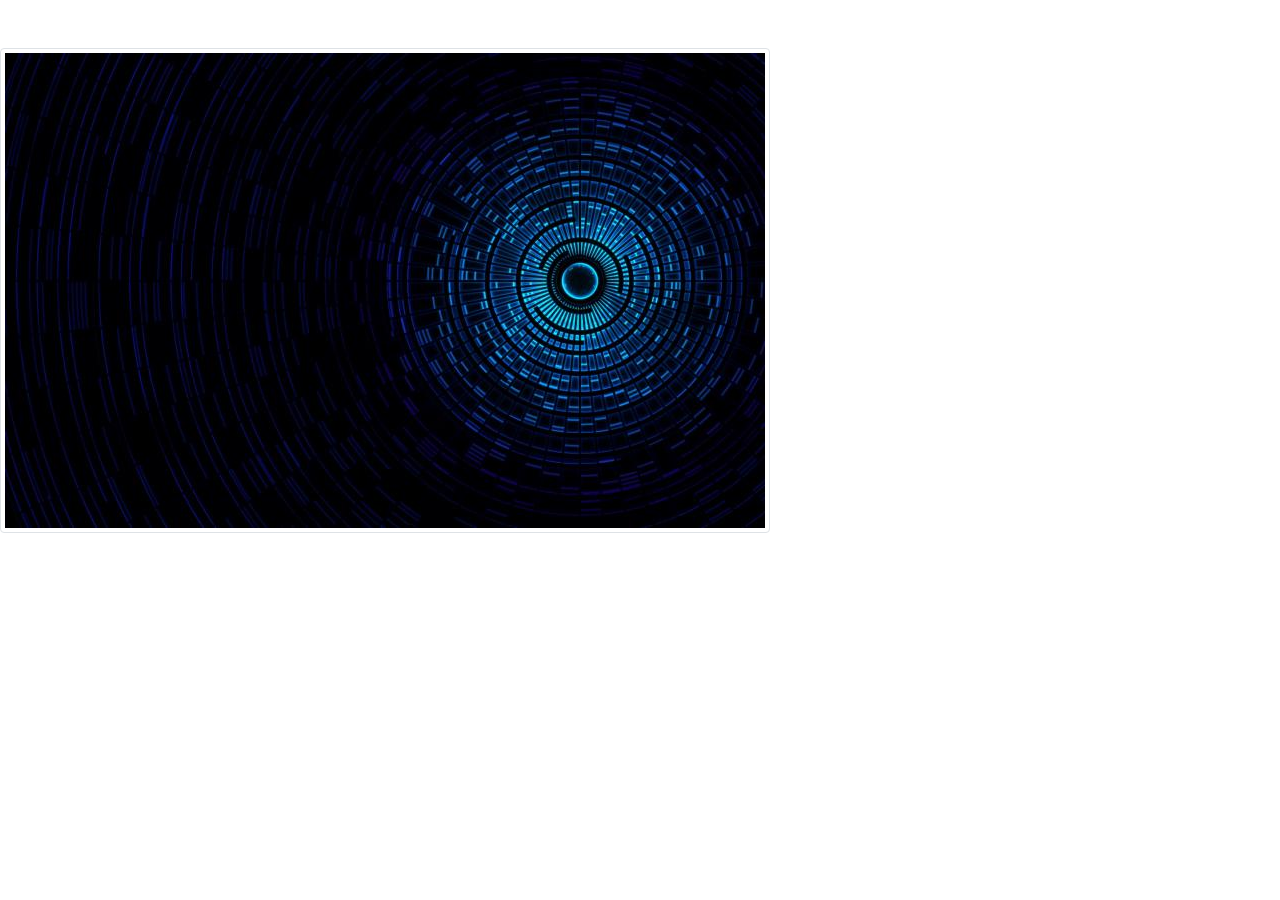
<file: youtuby/img.html>
<!DOCTYPE html>
<html lang="en">
<head>
    <meta charset="UTF-8">
    <meta name="viewport" content="width=device-width, initial-scale=1.0">
    <link rel="stylesheet" href="css/bootstrap.css">
    <title>Images</title>

</head>
<body>

    <!--<img src="images/R.jpg" class="img-fluid" alt="responsive-image">-->

    <!---- <div style="width: 500px;">
        <img class="img-fluid" src="images/4SJt6W.jpg" alt="responsive-image">
    </div> -->
    <div class="text-center">
        <img class="img-thumbnail mt-5 d-block"  src="images/4SJt6W.jpg"  alt="responsive-image"> 
    </div>
   


</body>
</html>
</file>
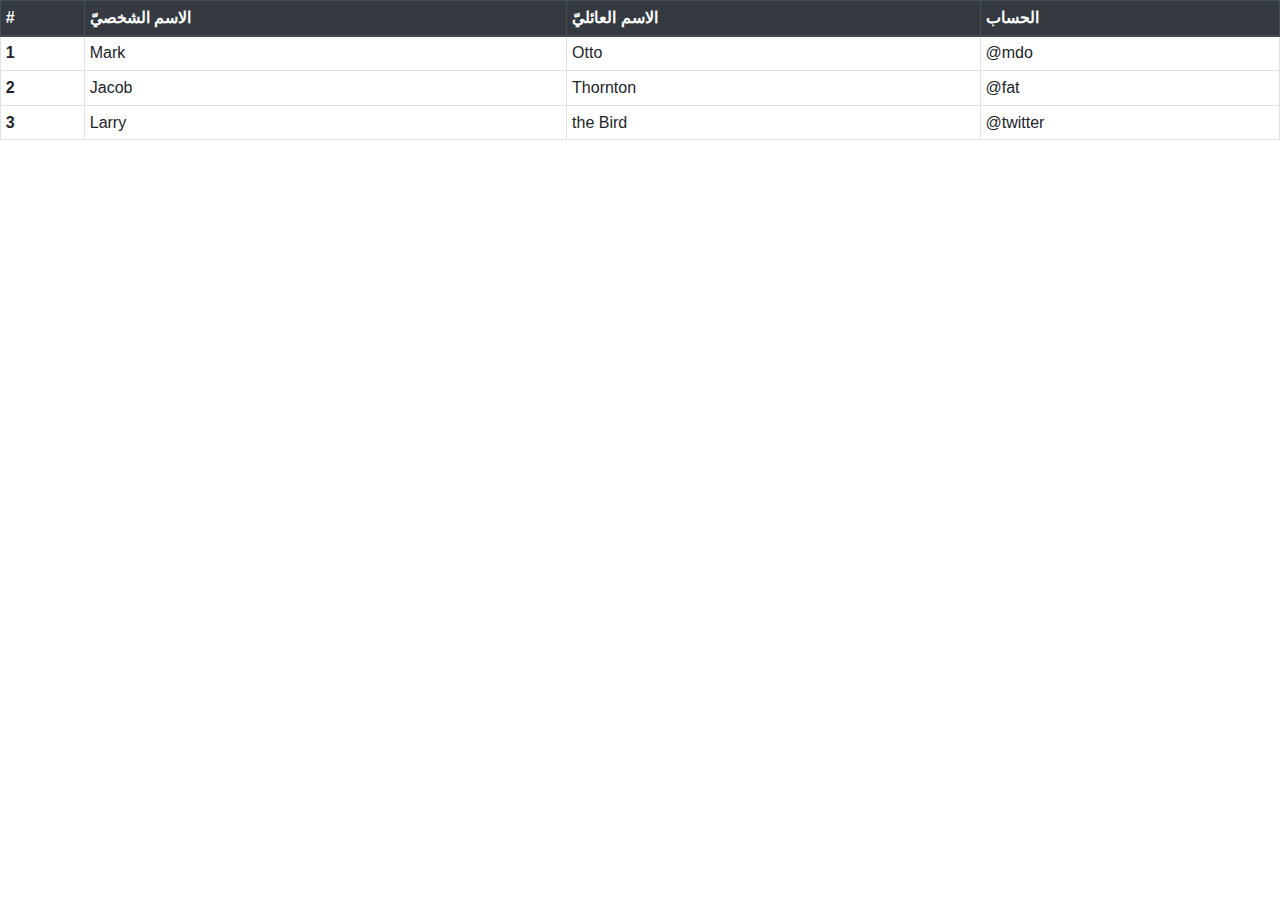
<file: youtuby/table.html>
<!DOCTYPE html>
<html lang="en">
<head>
    <meta charset="UTF-8">
    <meta name="viewport" content="width=device-width, initial-scale=1.0">
    <link rel="stylesheet" href="css/bootstrap.css">
    <title>Tables</title>
</head>
<body>
    
    <table class="table table-bordered table-hover table-sm">
        <thead class="thead-dark">
          <tr>
            <th scope="col">#</th>
            <th scope="col">الاسم الشخصيّ</th>
            <th scope="col">الاسم العائليّ</th>
            <th scope="col">الحساب</th>
          </tr>
        </thead>
        <tbody class="tbody-light">
          <tr>
            <th scope="row">1</th>
            <td>Mark</td>
            <td >Otto</td>
            <td>@mdo</td>
          </tr>
          <tr>
            <th scope="row">2</th>
            <td>Jacob</td>
            <td>Thornton</td>
            <td>@fat</td>
          </tr>
          <tr>
            <th scope="row">3</th>
            <td>Larry</td>
            <td>the Bird</td>
            <td>@twitter</td>
          </tr>
        </tbody>
    </table>

</body>
</html>
</file>
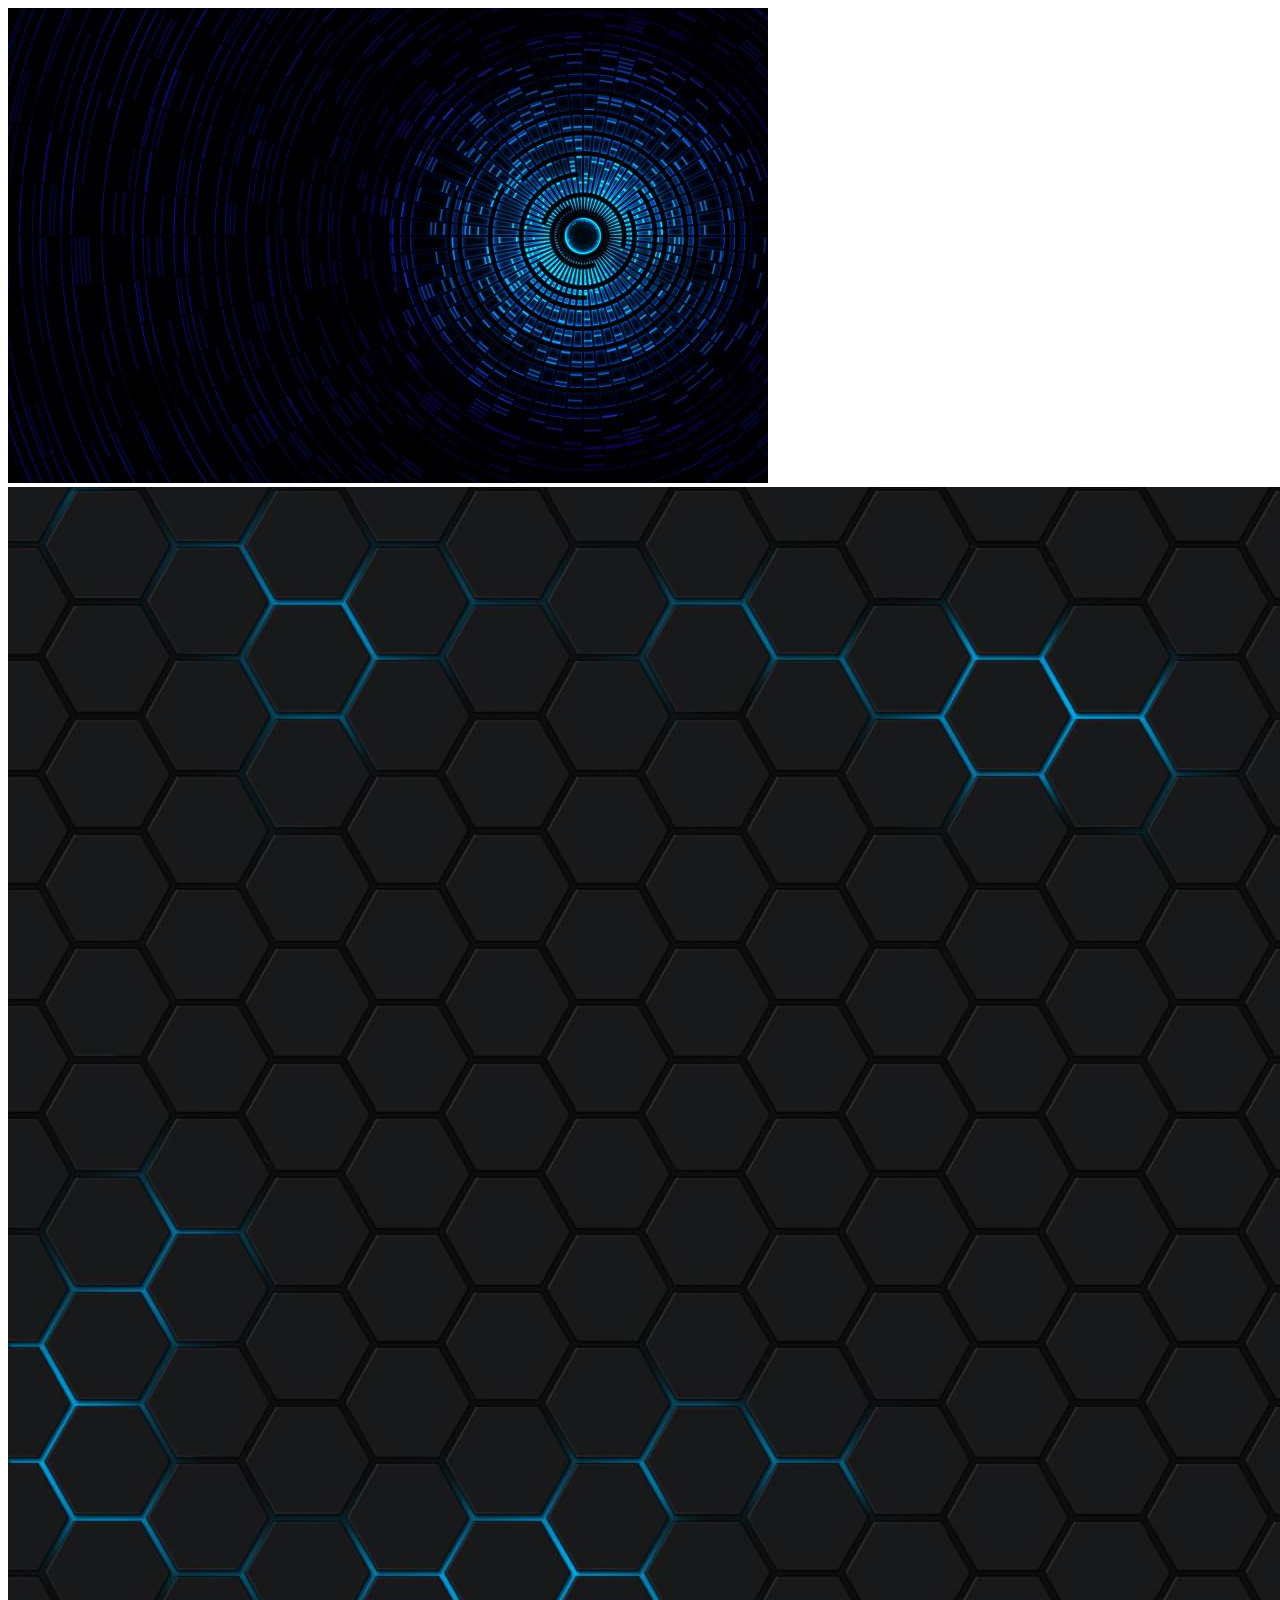
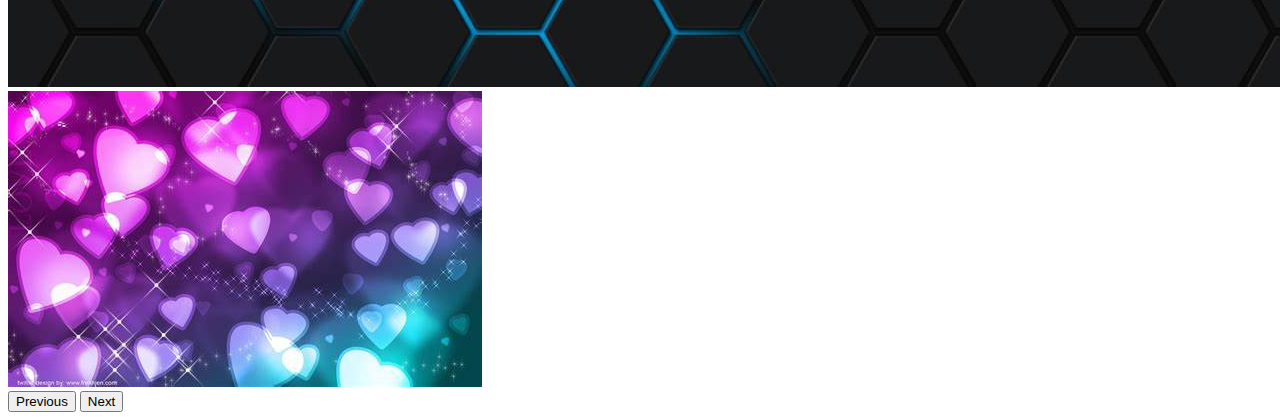
<file: youtuby/test.html>
<!doctype html>
<html lang="en">
  <head>
    <!-- Required meta tags -->
    <meta charset="utf-8">
    <meta name="viewport" content="width=device-width, initial-scale=1, shrink-to-fit=no">

    <!-- Bootstrap CSS -->
    <link rel="stylesheet" href="https://cdn.jsdelivr.net/npm/bootstrap@4.6.1/dist/css/bootstrap.min.css" integrity="sha384-zCbKRCUGaJDkqS1kPbPd7TveP5iyJE0EjAuZQTgFLD2ylzuqKfdKlfG/eSrtxUkn" crossorigin="anonymous">

    <title>Hello, world!</title>
  </head>
  <body>
    <div class="container">
        <div id="carouselExampleControls" class="carousel slide" data-ride="carousel">
            <div class="carousel-inner">
              <div class="carousel-item active">
                <img src="images/4SJt6W.jpg" class="d-block w-100" alt="...">
              </div>
              <div class="carousel-item">
                <img src="images/627474.jpg" class="d-block w-100" alt="...">
              </div>
              <div class="carousel-item">
                <img src="images/OIP.jpg" class="d-block w-100" alt="...">
              </div>
            </div>
           <button class="carousel-control-prev" type="button" data-target="#carouselExampleControls" data-slide="prev">
              <span class="carousel-control-prev-icon" aria-hidden="true"></span>
              <span class="sr-only">Previous</span>
            </button>
            <button class="carousel-control-next" type="button" data-target="#carouselExampleControls" data-slide="next">
              <span class="carousel-control-next-icon" aria-hidden="true"></span>
              <span class="sr-only">Next</span>
            </button>
          </div>
    
    </div>
    <!-- Optional JavaScript; choose one of the two! -->

    <!-- Option 1: jQuery and Bootstrap Bundle (includes Popper) -->
    <script src="https://cdn.jsdelivr.net/npm/jquery@3.5.1/dist/jquery.slim.min.js" integrity="sha384-DfXdz2htPH0lsSSs5nCTpuj/zy4C+OGpamoFVy38MVBnE+IbbVYUew+OrCXaRkfj" crossorigin="anonymous"></script>
    <script src="https://cdn.jsdelivr.net/npm/bootstrap@4.6.1/dist/js/bootstrap.bundle.min.js" integrity="sha384-fQybjgWLrvvRgtW6bFlB7jaZrFsaBXjsOMm/tB9LTS58ONXgqbR9W8oWht/amnpF" crossorigin="anonymous"></script>

   
  </body>
</html>
</file>
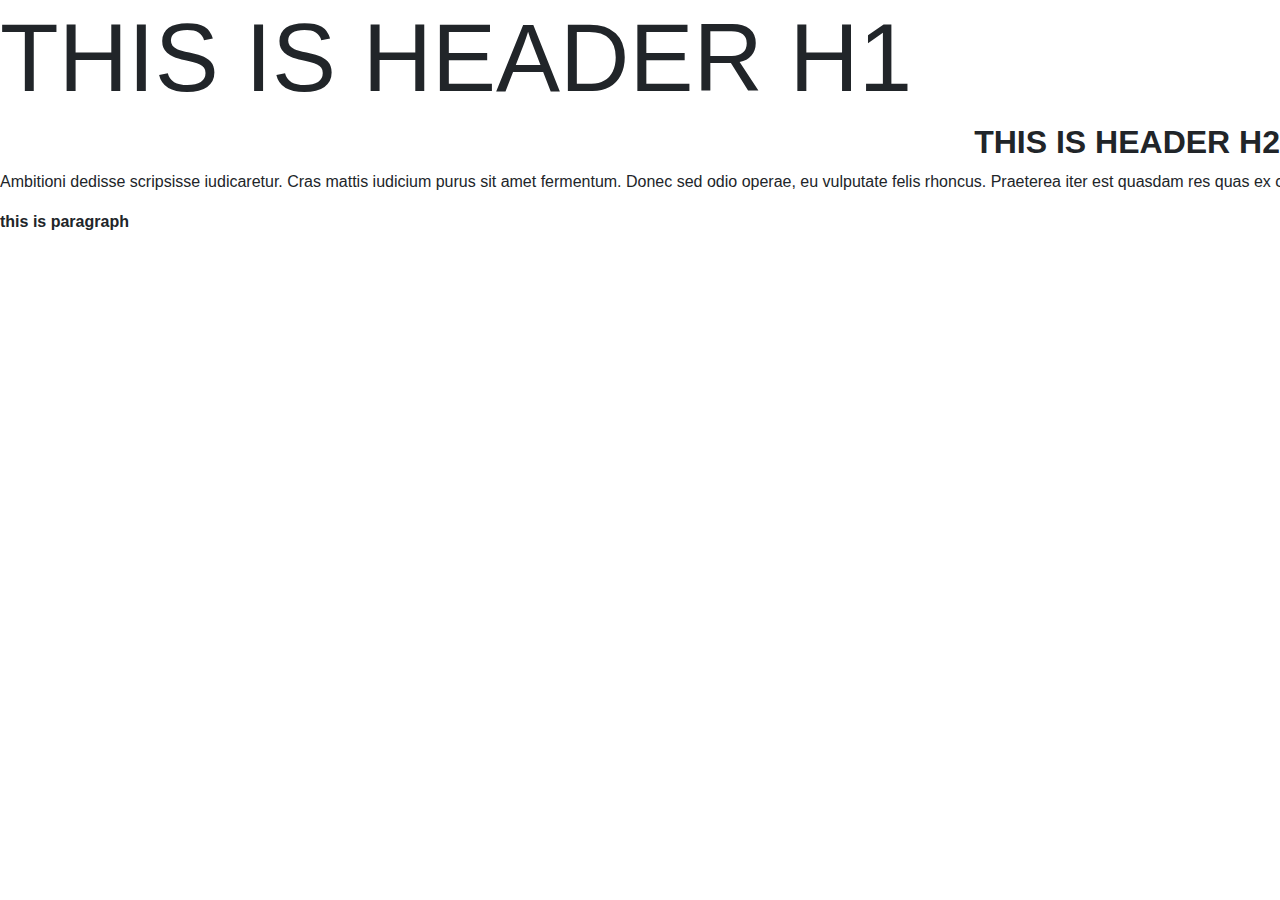
<file: youtuby/text.html>
<!DOCTYPE html>
<html lang="en">
<head>
    <meta charset="UTF-8">
    <meta name="viewport" content="width=device-width, initial-scale=1.0">
    <link rel="stylesheet" href="css/bootstrap.css">
    <title>Text</title>
</head>
<body>
    <h1 class="display-1 text-uppercase">this is header h1</h1>
    <h2 class="text-right font-weight-bold" >THIS IS HEADER H2</h2>

    <p class="text-nowrap">Ambitioni dedisse scripsisse iudicaretur. Cras mattis iudicium purus sit amet 
        fermentum. Donec sed odio operae, eu vulputate felis rhoncus. Praeterea iter est quasdam res quas ex
        communi. At nos hinc posthac, sitientis piros Afros. Petierunt uti sibi concilium totius Galliae in 
        diem certam indicere. Cras mattis iudicium purus sit amet fermentum.
    </p>
    <p class="font-weight-bold">this is paragraph</p>
    <script src="js/jquery.slim.min.js"></script>
    <script src="js/popper.min.js"></script>
    <script src="js/bootstrap.js"></script>
</body>
</html>
</file>
